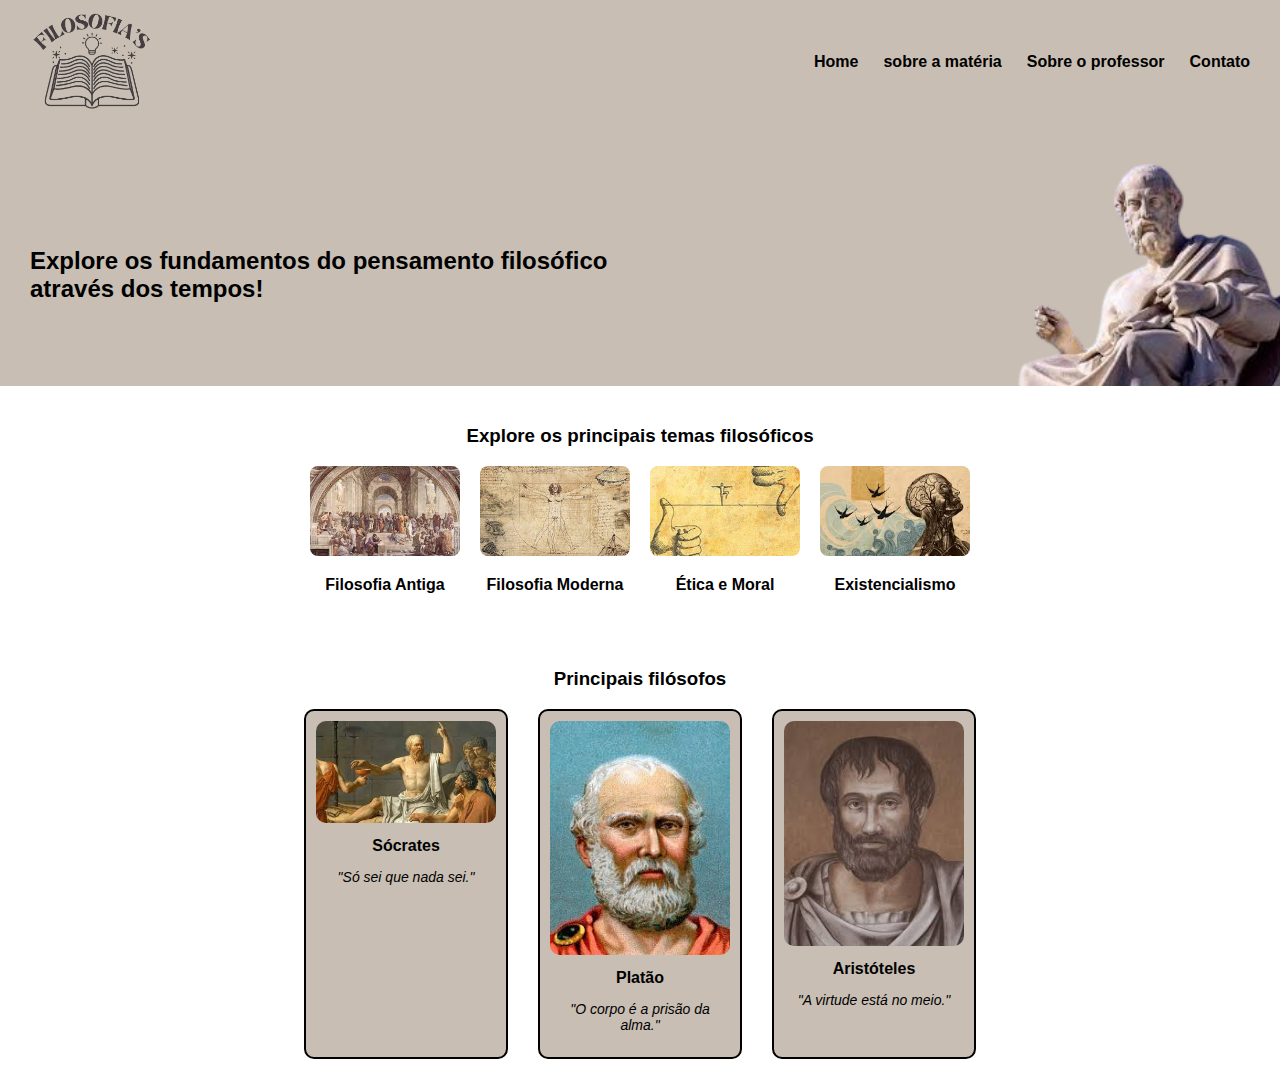
<file: index.html>
<!DOCTYPE html>
<html lang="pt-BR">
<head>
  <meta charset="UTF-8">
  <title>FiloMundi</title>
  <link rel="stylesheet" href="css/style.css">
</head>
<body>
  <header>
    <div class="logo"> 
      <img src="img/logo.png" alt="Logo Filosofias">
    </div>
    <nav>
      <ul>
        <li><a href="index.html">Home</a></li>
        <li><a href="index2.html">sobre a matéria</a></li>
        <li><a href="index4.html">Sobre o professor</a></li>
        <li><a href="index3.html">Contato</a></li>
      </ul>
    </nav>
  </header>

  <section class="apresentacao">
    <h2>Explore os fundamentos do pensamento filosófico <br>através dos tempos!</h2>
    <img src="img/platao.png" alt="Imagem de Platão" class="platao">
  </section>

  <section class="temas">
    <h3>Explore os principais temas filosóficos</h3>
    <div class="cards-temas">
      <div class="card">
        <img src="img/antiga.jpg" alt="Filosofia Antiga">
        <p><strong>Filosofia Antiga</strong></p>
      </div>
      <div class="card">
        <img src="img/moderna.jpg" alt="Filosofia Moderna">
        <p><strong>Filosofia Moderna</strong></p>
      </div>
      <div class="card">
        <img src="img/et.jpg" alt="Ética e Moral">
        <p><strong>Ética e Moral</strong></p>
      </div>
      <div class="card">
        <img src="img/existirr.jpg" alt="Existencialismo">
        <p><strong>Existencialismo</strong></p>
      </div>
    </div>
  </section>

  <section class="filosofos">
    <h3>Principais filósofos</h3>
    <div class="cards-filosofos">
      <div class="filosofo">
        <img src="img/socrates.jpg" alt="Sócrates">
        <h4>Sócrates</h4>
        <p>"Só sei que nada sei."</p>
      </div>
      <div class="filosofo">
        <img src="img/platan.jpg" alt="Platão">
        <h4>Platão</h4>
        <p>"O corpo é a prisão da alma."</p>
      </div>
      <div class="filosofo">
        <img src="img/aristoteles.jpg" alt="Aristóteles">
        <h4>Aristóteles</h4>
        <p>"A virtude está no meio."</p>
      </div>
    </div>
  </section>

</body>
</html>
</file>
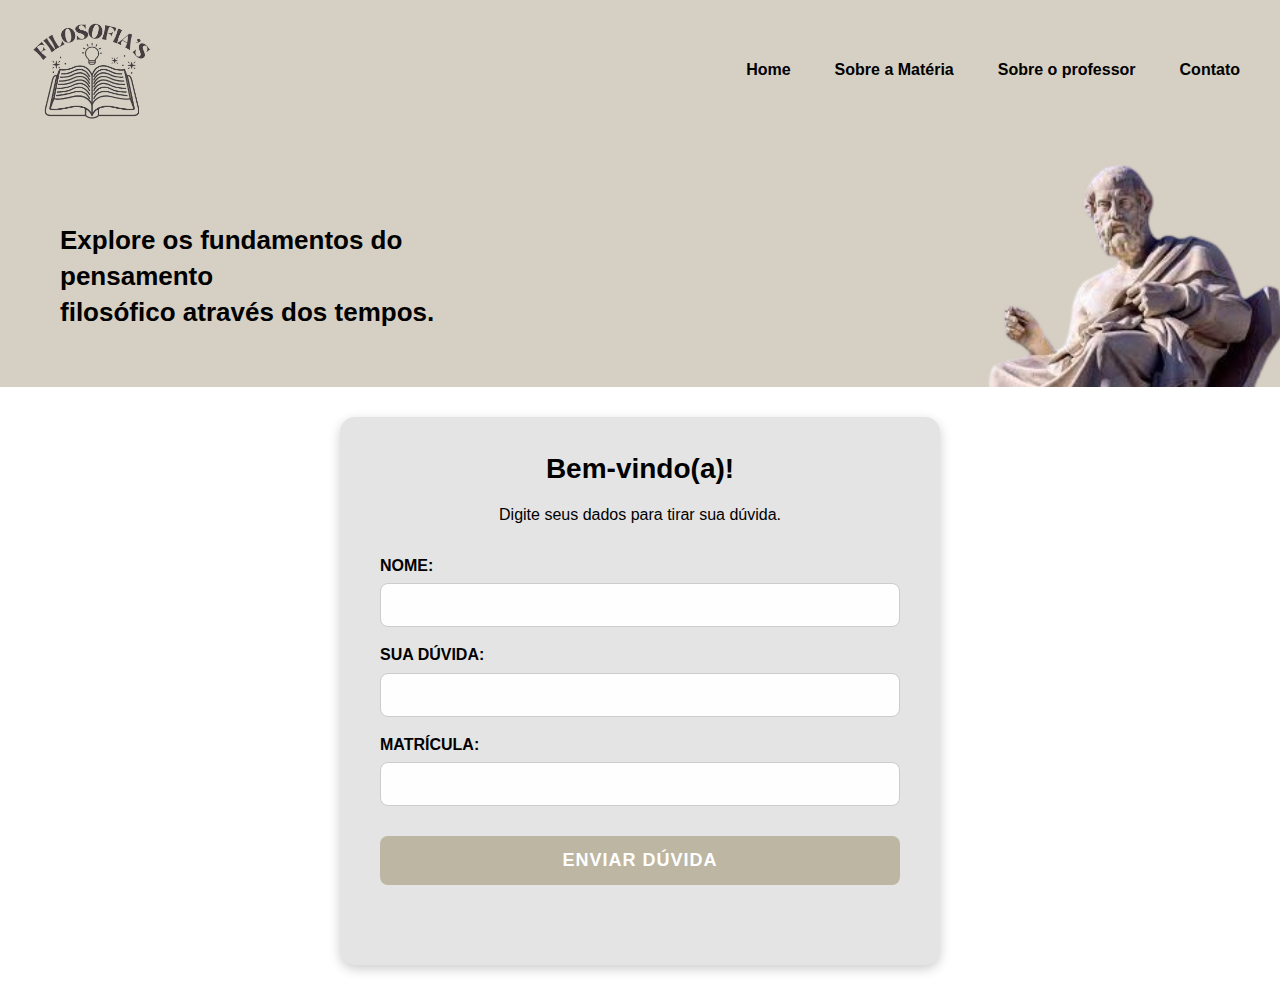
<file: index3.html>
<!DOCTYPE html>
<html lang="pt-BR">
<head>
  <meta charset="UTF-8" />
  <meta name="viewport" content="width=device-width, initial-scale=1.0">
  <title>Contato - FiloMundi</title>
  <link rel="website icon" type="png" href="logo.png">
  <link rel="stylesheet" href="/css/style3.css" />
</head>
<body>

<header>
  <div class="header-top">
    <img src="/img/logo.png" alt="Logo FiloMundi" class="logo">
    <nav>
      <a href="index.html">Home</a>
      <a href="index2.html">Sobre a Matéria</a>
      <a href="index4.html">Sobre o professor</a>
      <a href="index3.html">Contato</a>
    </nav>
  </div>

  <!-- Intro dentro do header -->
  <div class="intro">
    <h1>Explore os fundamentos do pensamento<br>filosófico através dos tempos.</h1>
    <img src="/img/platao.png" alt="Filósofo" class="filosofo">
  </div>
</header>

<section class="login-container">
  <h2>Bem-vindo(a)!</h2>
  <p>Digite seus dados para tirar sua dúvida.</p>

  <form action="#" method="post">
    <label for="login-nome">NOME:</label>
    <input type="text" id="login-nome" name="login-nome"/>

    <label for="login-duvida">SUA DÚVIDA:</label>
    <input type="text" id="login-duvida" name="login-duvida" required />

    <label for="login-matricula">MATRÍCULA:</label>
    <input type="number" id="login-matricula" name="login-matricula" required />
    
    <button type="button" onclick="exibirMensagem(event)" class="btn-enviar">Enviar Dúvida</button>
    <div class="resultado" id="saida"></div>
    <script src="/js/script.js"></script>
  </form>
</section>

</body>
</html>
</file>
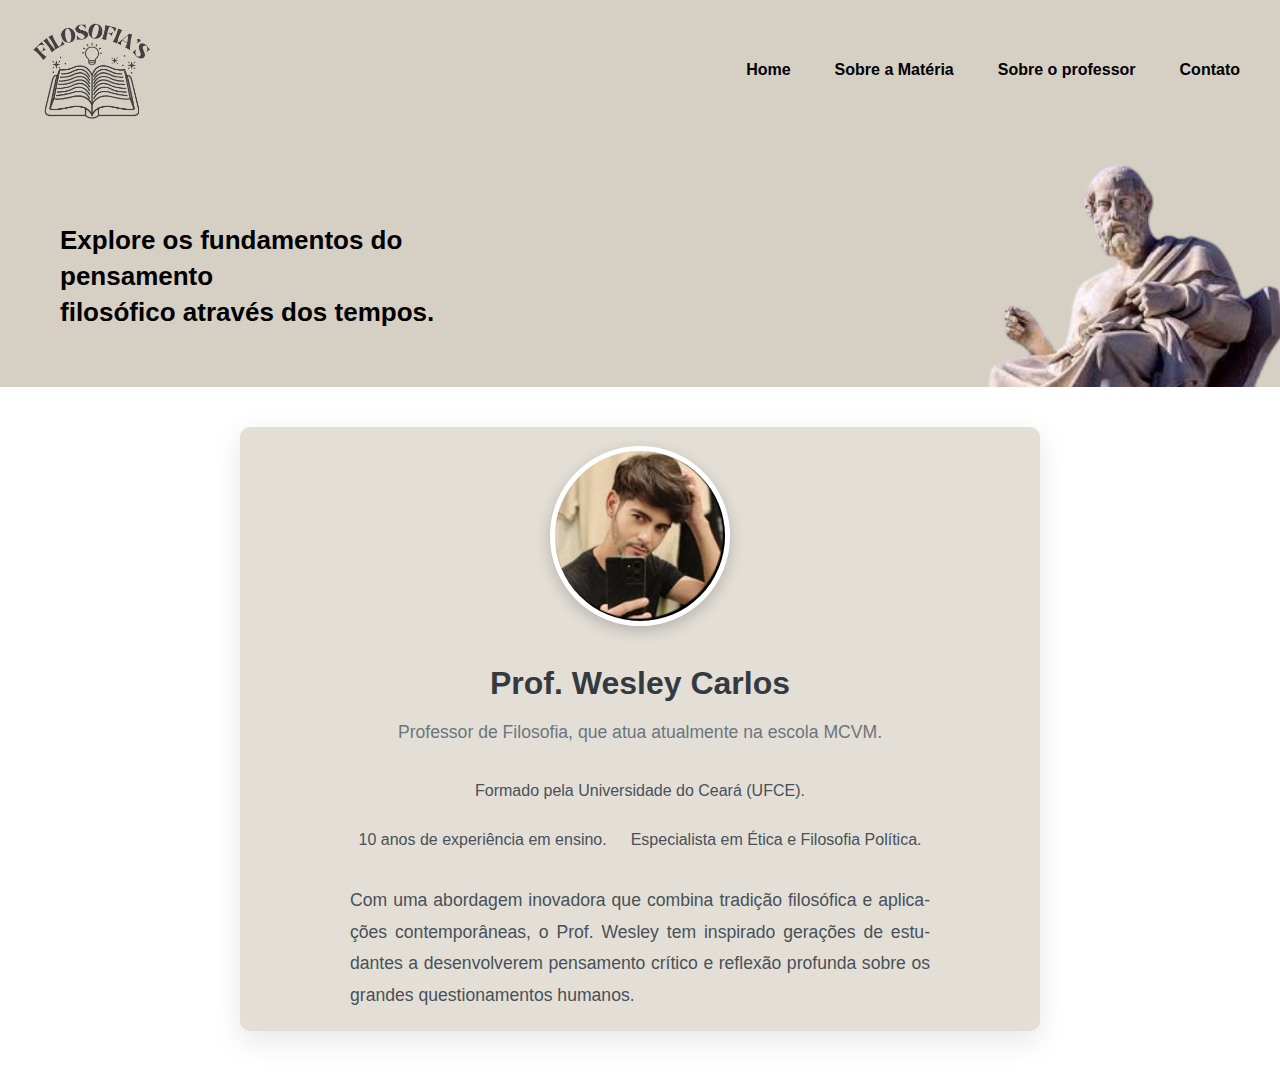
<file: index4.html>
<!DOCTYPE html>
<html lang="pt-br">
<head>
  <meta charset="UTF-8">
  <meta name="viewport" content="width=device-width, initial-scale=1.0">
  <title>Professor | FiloMundi</title>
  <link rel="stylesheet" href="/css/style4.css">
  <link rel="website icon" type="png" href="img/logo.png">
  <link rel="stylesheet" href="https://cdnjs.cloudflare.com/ajax/libs/font-awesome/6.0.0/css/all.min.css">
</head>

<body>
  <!-- CABEÇALHO -->
 <header>
  <div class="header-top">
    <img src="/img/logo.png" alt="Logo FiloMundi" class="logo">
    <nav>
      <a href="index.html">Home</a>
      <a href="index2.html">Sobre a Matéria</a>
      <a href="index4.html">Sobre o professor</a>
      <a href="index3.html">Contato</a>
    </nav>
  </div>

  <!-- Intro dentro do header -->
  <div class="intro">
    <h1>Explore os fundamentos do pensamento<br>filosófico através dos tempos.</h1>
    <img src="/img/platao.png" alt="Filósofo" class="filosofo">
  </div>
</header>
  <!-- CONTEÚDO DO PROFESSOR -->
  <main class="professor-container">
    <div class="professor-card">
      <div class="professor-photo">
        <img src="/img/professor.png" alt="Professor de Filosofia">
      </div>
      <div class="professor-info">
        <h2>Prof. Wesley Carlos</h2>
        <p class="title">Professor de Filosofia, que atua atualmente na escola MCVM.</p>

        <div class="professor-details">
          <div class="detail-item">
            <p>Formado pela Universidade do Ceará (UFCE).</p>
          </div>
          <div class="detail-item">
            <p>10 anos de experiência em ensino.</p>
          </div>
          <div class="detail-item">
            <p>Especialista em Ética e Filosofia Política.</p>
          </div>
        </div>

        <p class="bio">
          Com uma abordagem inovadora que combina tradição filosófica e aplicações contemporâneas, o Prof. Wesley tem inspirado gerações de estudantes a desenvolverem pensamento crítico e reflexão profunda sobre os grandes questionamentos humanos.
        </p>
      </div>
    </div>
  </main>
</body>
</html>
</file>
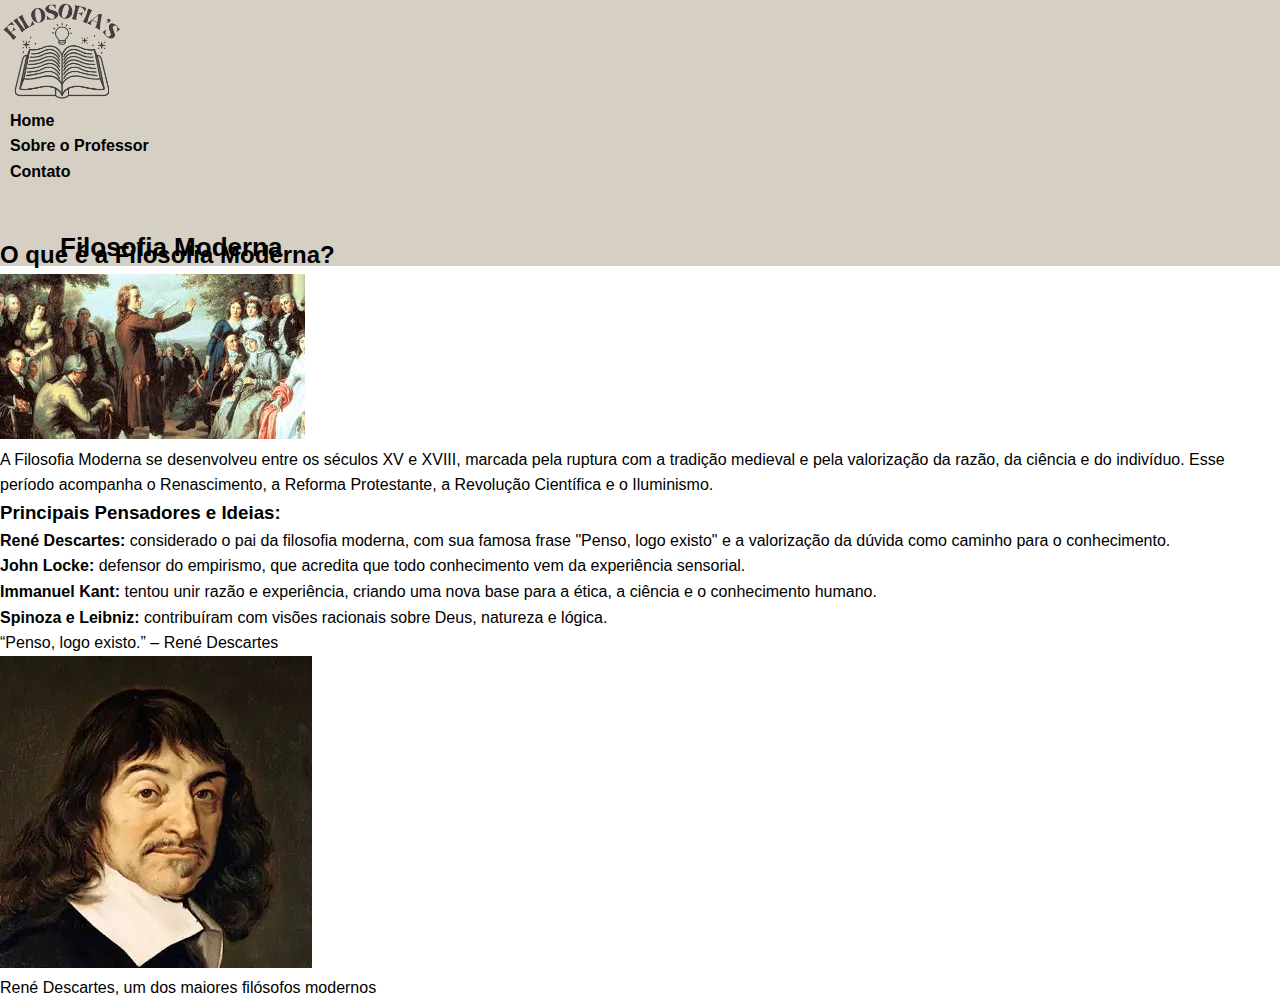
<file: index5.html>
<!DOCTYPE html>
<html lang="pt-BR">
<head>
    <meta charset="UTF-8">
    <meta name="viewport" content="width=device-width, initial-scale=1.0">
    <title>Filosofia Moderna</title>
    <link rel="stylesheet" href="css/style4.css">
</head>
<body>
    <header class="cabecalho">
        <img src="img/logo.png" alt="Logo Filosofia" class="logo">
        <nav>
            <ul class="menu">
                <li><a href="index.html">Home</a></li>
                <li><a href="index2.html">Sobre o Professor</a></li>
                <li><a href="index3.html">Contato</a></li>
            </ul>
        </nav>
    </header>

    <section class="intro">
        <h1>Filosofia Moderna</h1>
    </section>

    <main class="conteudo">
        <div class="card">
            <h2>O que é a Filosofia Moderna?</h2>
            <img src="img/modernar.jpg" alt="Imagem de Descartes" class="imagem-destaque">

            <p>
                A Filosofia Moderna se desenvolveu entre os séculos XV e XVIII, marcada pela ruptura com a tradição medieval e pela valorização da razão, da ciência e do indivíduo.
                Esse período acompanha o Renascimento, a Reforma Protestante, a Revolução Científica e o Iluminismo.
            </p>

            <h3>Principais Pensadores e Ideias:</h3>
            <ul>
                <li><strong>René Descartes:</strong> considerado o pai da filosofia moderna, com sua famosa frase "Penso, logo existo" e a valorização da dúvida como caminho para o conhecimento.</li>
                <li><strong>John Locke:</strong> defensor do empirismo, que acredita que todo conhecimento vem da experiência sensorial.</li>
                <li><strong>Immanuel Kant:</strong> tentou unir razão e experiência, criando uma nova base para a ética, a ciência e o conhecimento humano.</li>
                <li><strong>Spinoza e Leibniz:</strong> contribuíram com visões racionais sobre Deus, natureza e lógica.</li>
            </ul>

            <blockquote>“Penso, logo existo.” – René Descartes</blockquote>

            <img src="img/descartes.jpg" alt="René Descartes" class="imagem-filosofo">
            <figcaption class="legenda">René Descartes, um dos maiores filósofos modernos</figcaption>
        </div>
    </main>
</body>
</html>
</file>
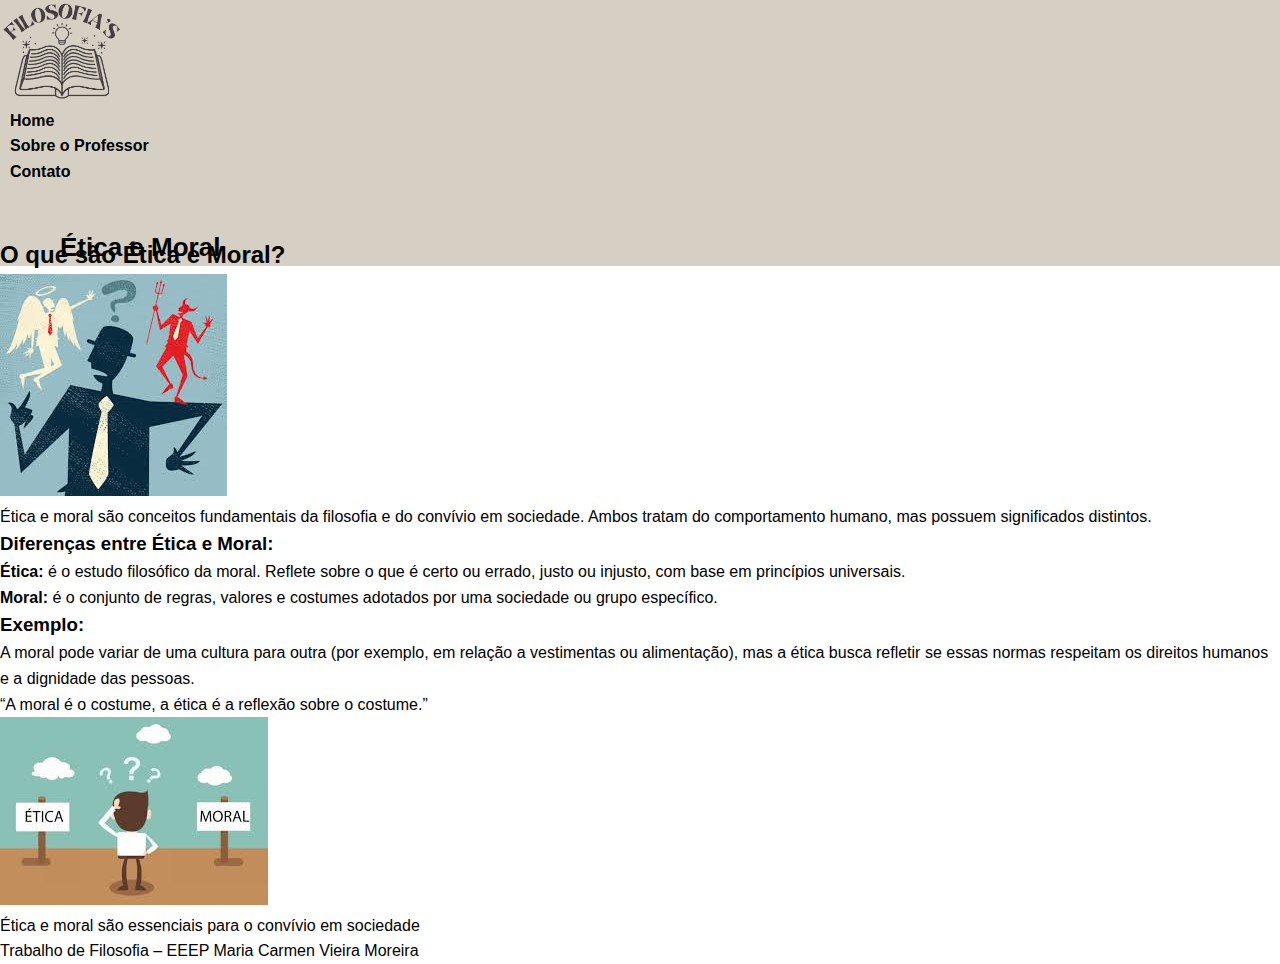
<file: index6.html>
<!DOCTYPE html>
<html lang="pt-BR">
<head>
    <meta charset="UTF-8">
    <meta name="viewport" content="width=device-width, initial-scale=1.0">
    <title>Ética e Moral</title>
    <link rel="stylesheet" href="css/style4.css">
</head>
<body>
    <header class="cabecalho">
        <img src="img/logo.png" alt="Logo Filosofia" class="logo">
        <nav>
            <ul class="menu">
                <li><a href="index.html">Home</a></li>
                <li><a href="index2.html">Sobre o Professor</a></li>
                <li><a href="index3.html">Contato</a></li>
            </ul>
        </nav>
    </header>

    <section class="intro">
        <h1>Ética e Moral</h1>
    </section>

    <main class="conteudo">
        <div class="card">
            <h2>O que são Ética e Moral?</h2>
            <img src="img/moral.jpg" alt="Imagem representando ética" class="imagem-destaque">

            <p>
                Ética e moral são conceitos fundamentais da filosofia e do convívio em sociedade. Ambos tratam do comportamento humano, mas possuem significados distintos.
            </p>

            <h3>Diferenças entre Ética e Moral:</h3>
            <ul>
                <li><strong>Ética:</strong> é o estudo filosófico da moral. Reflete sobre o que é certo ou errado, justo ou injusto, com base em princípios universais.</li>
                <li><strong>Moral:</strong> é o conjunto de regras, valores e costumes adotados por uma sociedade ou grupo específico.</li>
            </ul>

            <h3>Exemplo:</h3>
            <p>
                A moral pode variar de uma cultura para outra (por exemplo, em relação a vestimentas ou alimentação), mas a ética busca refletir se essas normas respeitam os direitos humanos e a dignidade das pessoas.
            </p>

            <blockquote>“A moral é o costume, a ética é a reflexão sobre o costume.”</blockquote>

            <img src="img/etica.jpg" alt="Conceito Ética e Moral" class="imagem-filosofo">
            <figcaption class="legenda">Ética e moral são essenciais para o convívio em sociedade</figcaption>
        </div>
    </main>

    <footer class="rodape">
        <p>Trabalho de Filosofia – EEEP Maria Carmen Vieira Moreira</p>
    </footer>
</body>
</html>
</file>
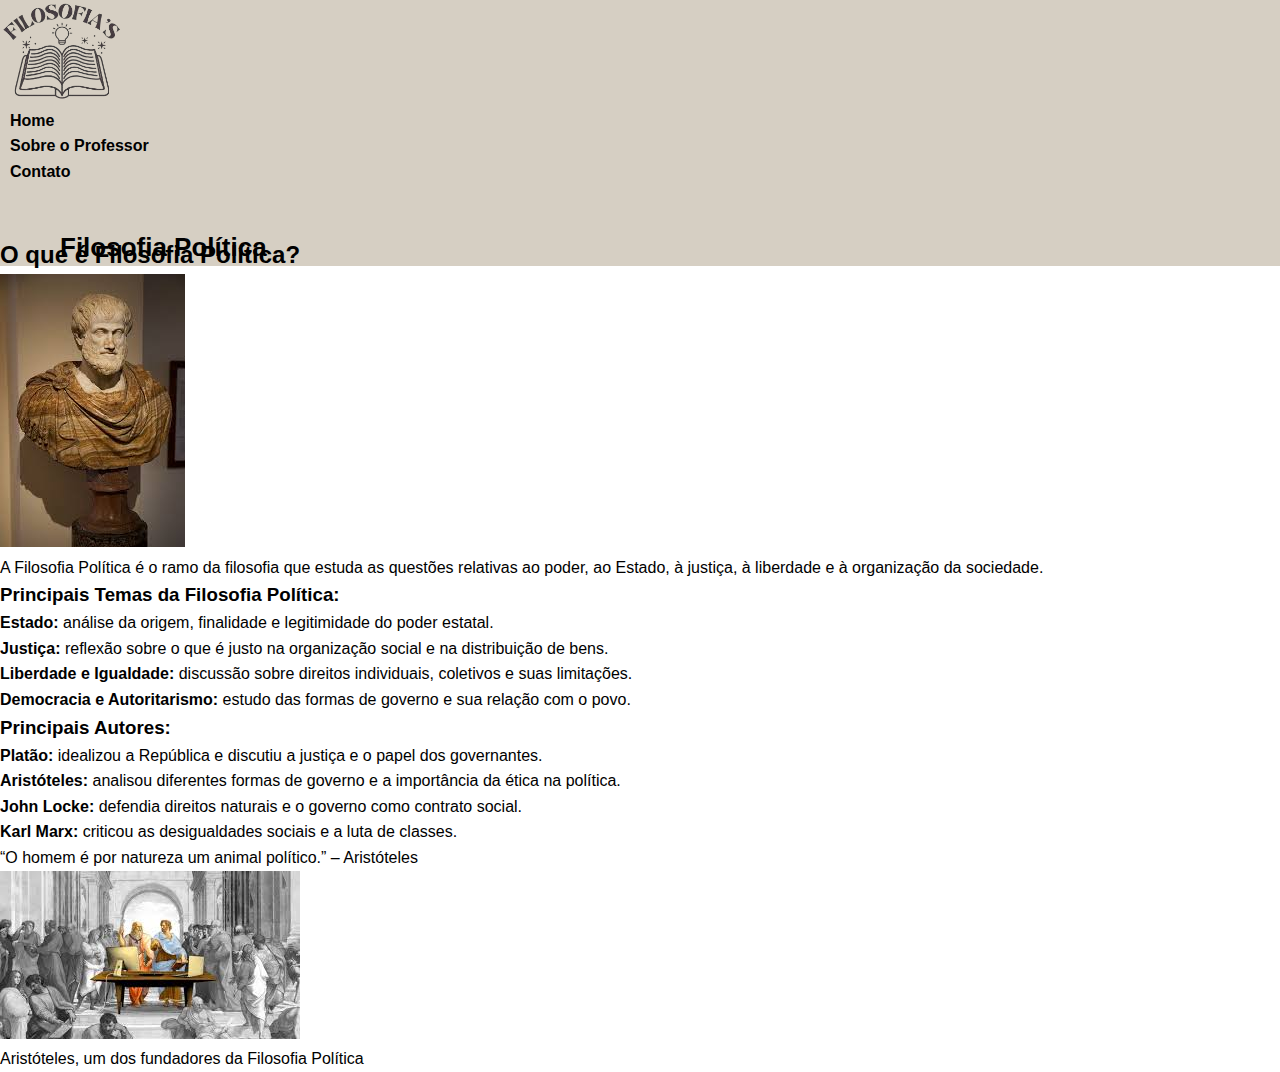
<file: index7.html>
<!DOCTYPE html>
<html lang="pt-BR">
<head>
    <meta charset="UTF-8">
    <meta name="viewport" content="width=device-width, initial-scale=1.0">
    <title>Filosofia Política</title>
    <link rel="stylesheet" href="css/style4.css">
</head>
<body>
    <header class="cabecalho">
        <img src="img/logo.png" alt="Logo Filosofia" class="logo">
        <nav>
            <ul class="menu">
                <li><a href="index.html">Home</a></li>
                <li><a href="index2.html">Sobre o Professor</a></li>
                <li><a href="index3.html">Contato</a></li>
            </ul>
        </nav>
    </header>

    <section class="intro">
        <h1>Filosofia Política</h1>
    </section>

    <main class="conteudo">
        <div class="card">
            <h2>O que é Filosofia Política?</h2>
            <img src="img/arist.jpg" alt="Aristóteles" class="imagem-destaque">

            <p>
                A Filosofia Política é o ramo da filosofia que estuda as questões relativas ao poder, ao Estado, à justiça, à liberdade e à organização da sociedade.
            </p>

            <h3>Principais Temas da Filosofia Política:</h3>
            <ul>
                <li><strong>Estado:</strong> análise da origem, finalidade e legitimidade do poder estatal.</li>
                <li><strong>Justiça:</strong> reflexão sobre o que é justo na organização social e na distribuição de bens.</li>
                <li><strong>Liberdade e Igualdade:</strong> discussão sobre direitos individuais, coletivos e suas limitações.</li>
                <li><strong>Democracia e Autoritarismo:</strong> estudo das formas de governo e sua relação com o povo.</li>
            </ul>

            <h3>Principais Autores:</h3>
            <ul>
                <li><strong>Platão:</strong> idealizou a República e discutiu a justiça e o papel dos governantes.</li>
                <li><strong>Aristóteles:</strong> analisou diferentes formas de governo e a importância da ética na política.</li>
                <li><strong>John Locke:</strong> defendia direitos naturais e o governo como contrato social.</li>
                <li><strong>Karl Marx:</strong> criticou as desigualdades sociais e a luta de classes.</li>
            </ul>

            <blockquote>“O homem é por natureza um animal político.” – Aristóteles</blockquote>

            <img src="img/ari.jpg" alt="Aristóteles" class="imagem-filosofo">
            <figcaption class="legenda">Aristóteles, um dos fundadores da Filosofia Política</figcaption>
        </div>
    </main>
</body>
</html>
</file>
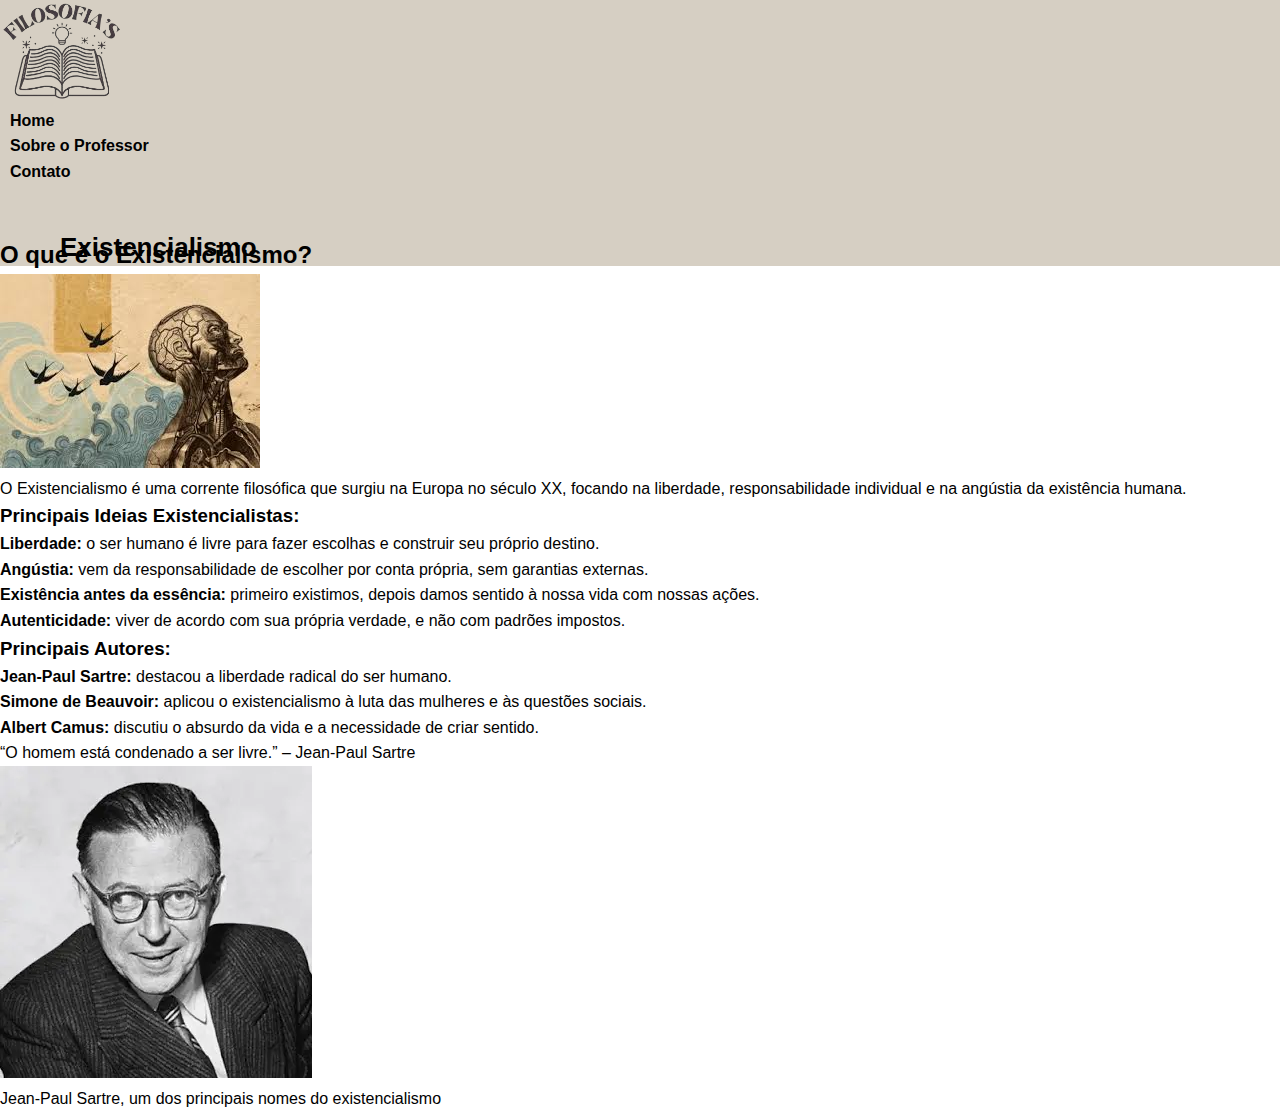
<file: index8.html>
<!DOCTYPE html>
<html lang="pt-BR">
<head>
    <meta charset="UTF-8">
    <meta name="viewport" content="width=device-width, initial-scale=1.0">
    <title>Existencialismo</title>
    <link rel="stylesheet" href="css/style4.css">
</head>
<body>
    <header class="cabecalho">
        <img src="img/logo.png" alt="Logo Filosofia" class="logo">
        <nav>
            <ul class="menu">
                <li><a href="index.html">Home</a></li>
                <li><a href="index2.html">Sobre o Professor</a></li>
                <li><a href="index3.html">Contato</a></li>
            </ul>
        </nav>
    </header>

    <section class="intro">
        <h1>Existencialismo</h1>
    </section>

    <main class="conteudo">
        <div class="card">
            <h2>O que é o Existencialismo?</h2>
            <img src="img/existirr.jpg" alt="Jean-Paul Sartre" class="imagem-destaque">

            <p>
                O Existencialismo é uma corrente filosófica que surgiu na Europa no século XX, focando na liberdade, responsabilidade individual e na angústia da existência humana.
            </p>

            <h3>Principais Ideias Existencialistas:</h3>
            <ul>
                <li><strong>Liberdade:</strong> o ser humano é livre para fazer escolhas e construir seu próprio destino.</li>
                <li><strong>Angústia:</strong> vem da responsabilidade de escolher por conta própria, sem garantias externas.</li>
                <li><strong>Existência antes da essência:</strong> primeiro existimos, depois damos sentido à nossa vida com nossas ações.</li>
                <li><strong>Autenticidade:</strong> viver de acordo com sua própria verdade, e não com padrões impostos.</li>
            </ul>

            <h3>Principais Autores:</h3>
            <ul>
                <li><strong>Jean-Paul Sartre:</strong> destacou a liberdade radical do ser humano.</li>
                <li><strong>Simone de Beauvoir:</strong> aplicou o existencialismo à luta das mulheres e às questões sociais.</li>
                <li><strong>Albert Camus:</strong> discutiu o absurdo da vida e a necessidade de criar sentido.</li>
            </ul>

            <blockquote>“O homem está condenado a ser livre.” – Jean-Paul Sartre</blockquote>

            <img src="img/sarte.jpg" alt="Jean-Paul Sartre" class="imagem-filosofo">
            <figcaption class="legenda">Jean-Paul Sartre, um dos principais nomes do existencialismo</figcaption>
        </div>
    </main>

</body>
</html>
</file>
<file: css/style.css>
body {
  margin: 0;
  font-family: Arial, sans-serif;
  background-color: #fff;
}

header {
  background-color: #c8beb3;
  display: flex;
  justify-content: space-between;
  align-items: center;
  padding: 10px 30px;
}

.logo img {
  height: 100px;
  width: auto;
}

nav ul {
  list-style: none;
  display: flex;
  gap: 25px;
  padding: 0;
  margin: 0;
}

nav a {
  text-decoration: none;
  color: #000;
  font-weight: bold;
  transition: color 0.3s;
}

nav a:hover {
  color: #694f3b;
}

.apresentacao {
  background-color: #c8beb3;
  display: flex;
  justify-content: space-between;
  align-items: center;
  padding: 40px 30px 0px;
  position: relative;
}

.apresentacao h2 {
  font-size: 24px;
  max-width: 50%;
}

.apresentacao .platao {
  max-width: 300px;
  width: 100%;
  height: auto;
  border-radius: 10px;
  object-fit: cover;
  align-self: flex-end;
  margin-left: auto;
  margin-right: -60px;
}

.temas {
  text-align: center;
  padding: 20px;
}

.cards-temas {
  display: flex;
  justify-content: center;
  gap: 20px;
  margin-top: 10px;
  flex-wrap: wrap;
}

.card {
  width: 150px;
  text-align: center;
}

.card img {
  width: 100%;
  height: 90px;
  object-fit: cover;
  border-radius: 8px;
}

.filosofos {
  text-align: center;
  padding: 20px;
}

.cards-filosofos {
  display: flex;
  justify-content: center;
  gap: 30px;
  margin-top: 15px;
  flex-wrap: wrap;
}

.filosofo {
  background-color: #c8beb3;
  width: 180px;
  padding: 10px;
  border-radius: 10px;
  border: 2px solid black;
}

.filosofo img {
  max-width: 300px;
  width: 100%;
  height: auto;
  border-radius: 10px;
  object-fit: cover;
  align-self: flex-end;
  margin-left: auto;
  margin-right:0px; 
}

.filosofo h4 {
  margin: 10px 0 5px;
}

.filosofo p {
  font-size: 14px;
  font-style: italic;
}
</file>
<file: css/style4.css>
:root {
  --cool-gray-1: #f8f9fa;
  --cool-gray-2: #e9ecef;
  --cool-gray-3: #dee2e6;
  --cool-gray-4: #ced4da;
  --cool-gray-5: #adb5bd;
  --cool-gray-6: #6c757d;
  --cool-gray-7: #495057;
  --cool-gray-8: #343a40;
  --cool-gray-9: #212529;

  --bege-topo: #d6cfc3;
  --bege-card: #e3dfd7;
}

* {
  margin: 0;
  padding: 0;
  box-sizing: border-box;
}

body {
  font-family: Arial, sans-serif;
  line-height: 1.6;
  background: #ffffff;
  color: #000;
}

/* ---------------------------- */
/*           CABEÇALHO          */
/* ---------------------------- */
header {
  background-color: #d6cfc3;
  padding-bottom: 20px;
}

.header-top {
  display: flex;
  justify-content: space-between;
  align-items: center;
  padding: 20px 30px;
}

.logo {
  height: 100px;
  width: auto;
}

/* Barra de navegação */
nav {
  display: flex;
  gap: 1.5rem;
}

nav a {
  text-decoration: none;
  color: #000;
  font-weight: bold;
  padding: 6px 10px;
  border-radius: 6px;
  transition: color 0.3s ease;
}

nav a:hover {
  color: #a47551; /* marrom claro suave no texto */
}

/* ---------------------------- */
/*     INTRO – TEXTO & IMAGEM   */
/* ---------------------------- */
.intro {
  display: flex;
  justify-content: space-between;
  align-items: center;
  background-color: #d6cfc3;
  padding: 25px 60px 0px; /* padding-bottom zero para reduzir altura inferior */
  margin-bottom: -30px; /* puxa o conteúdo seguinte para cima, deixando área bege menor */
  gap: 40px;
}

.intro h1 {
  font-size: 26px;
  max-width: 500px;
  line-height: 1.4;
  text-align: left;
}

.filosofo {
  max-width: 300px;
  width: 100%;
  height: auto;
  border-radius: 10px;
  object-fit: cover;
  align-self: flex-end;
  margin-left: auto;
  margin-right: -60px; /* imagem ainda mais no canto direito */
}

/* CONTEÚDO DO PROFESSOR */
.professor-container {
  max-width: 1200px;
  margin: 3rem auto;
  padding: 0 2rem;
}

.professor-card {
  background: var(--bege-card); /* fundo bege claro */
  border-radius: 10px;
  box-shadow: 0 10px 30px rgba(0, 0, 0, 0.1);
  overflow: hidden;
  display: flex;
  flex-direction: column;
  align-items: center;
  padding: 1.2rem 1rem; /* padding compacto */
  position: relative;
  margin-top: 50px; /* espaço do topo */
  max-width: 800px; /* mais largo */
  min-height: 460px; /* mais quadrado */
  width: 100%;
  margin-left: auto;
  margin-right: auto;
}

.professor-photo {
  width: 180px;
  height: 180px;
  border-radius: 50%;
  overflow: hidden;
  border: 5px solid white;
  box-shadow: 0 5px 15px rgba(0, 0, 0, 0.2);
  margin-bottom: 2rem;
}

.professor-photo img {
  width: 100%;
  height: 100%;
  object-fit: cover;
}

.professor-info {
  text-align: center;
  max-width: 600px;
}

.professor-info h2 {
  font-size: 2rem;
  color: var(--cool-gray-8);
  margin-bottom: 0.5rem;
}

.title {
  color: var(--cool-gray-6);
  font-size: 1.1rem;
  margin-bottom: 2rem;
  font-weight: 500;
}

.professor-details {
  display: flex;
  justify-content: center;
  flex-wrap: wrap;
  gap: 1.5rem;
  margin: 2rem 0;
}

.detail-item {
  font-size: 1rem;
  color: var(--cool-gray-7);
}

.bio {
  color: var(--cool-gray-7);
  line-height: 1.8;
  font-size: 1.1rem;
  text-align: justify;
  hyphens: auto;
  padding: 0 10px;
}

/* RESPONSIVO */
@media (max-width: 768px) {
  .intro {
    flex-direction: column;
    text-align: center;
  }

  .intro .imagem img {
    margin-top: 20px;
  }

  .professor-details {
    flex-direction: column;
    gap: 1rem;
  }

  .professor-info h2 {
    font-size: 1.5rem;
  }

  .professor-card {
    max-width: 95%;
    min-height: auto;
    padding: 1.5rem;
    border: 2px solid #3f3f3f;
  }
}
</file>
<file: css/style3.css>
/* RESET BÁSICO */
* {
  margin: 0;
  padding: 0;
  box-sizing: border-box;
}

body {
  font-family: Arial, sans-serif;
  line-height: 1.6;
  background: #ffffff;
  color: #000;
}

/* ---------------------------- */
/*           CABEÇALHO          */
/* ---------------------------- */
header {
  background-color: #d6cfc3;
  padding-bottom: 20px;
}

.header-top {
  display: flex;
  justify-content: space-between;
  align-items: center;
  padding: 20px 30px;
}

.logo {
  height: 100px;
  width: auto;
}

/* Barra de navegação */
nav {
  display: flex;
  gap: 1.5rem;
}

nav a {
  text-decoration: none;
  color: #000;
  font-weight: bold;
  padding: 6px 10px;
  border-radius: 6px;
  transition: color 0.3s ease;
}

nav a:hover {
  color: #a47551; /* marrom claro suave no texto */
}

/* ---------------------------- */
/*     INTRO – TEXTO & IMAGEM   */
/* ---------------------------- */
.intro {
  display: flex;
  justify-content: space-between;
  align-items: center;
  background-color: #d6cfc3;
  padding: 25px 60px 0px; /* padding-bottom zero para reduzir altura inferior */
  margin-bottom: -30px; /* puxa o conteúdo seguinte para cima, deixando área bege menor */
  gap: 40px;
}

.intro h1 {
  font-size: 26px;
  max-width: 500px;
  line-height: 1.4;
  text-align: left;
}

.filosofo {
  max-width: 300px;
  width: 100%;
  height: auto;
  border-radius: 10px;
  object-fit: cover;
  align-self: flex-end;
  margin-left: auto;
  margin-right: -60px; /* imagem ainda mais no canto direito */
}

/* ---------------------------- */
/*          FORMULÁRIO          */
/* ---------------------------- */
.login-container {
  background-color: #e4e4e4;
  max-width: 600px;
  margin: 40px auto;
  padding: 30px 40px;
  border-radius: 15px;
  box-shadow: 0 4px 12px rgba(0, 0, 0, 0.2);
}

.login-container h2 {
  text-align: center;
  font-size: 28px;
  margin-bottom: 10px;
}

.login-container p {
  text-align: center;
  font-size: 16px;
  margin-bottom: 25px;
}

label {
  display: block;
  margin-top: 15px;
  font-weight: bold;
  font-size: 16px;
}

input[type="text"],
input[type="email"],
input[type="number"] {
  width: 100%;
  padding: 12px;
  margin-top: 5px;
  border-radius: 8px;
  border: 1px solid #ccc;
  background-color: #fefefe;
  font-size: 16px;
}

.btn-enviar {
  width: 100%;
  padding: 14px;
  margin-top: 30px;
  background: rgb(189, 182, 162);
  border: none;
  color: #fff;
  font-size: 18px;
  border-radius: 8px;
  cursor: pointer;
  font-weight: bold;
  text-transform: uppercase;
  letter-spacing: 1px;
  transition: background 0.3s ease, transform 0.3s ease, box-shadow 0.3s ease;
}

.btn-enviar:hover {
  background: linear-gradient(to right, #4e4e4e, #656466);
  color: #000;
  transform: translateY(-2px);
  box-shadow: 0 4px 12px rgba(0, 0, 0, 0.2);
}

.resultado {
  margin-top: 20px;
  padding: 15px;
  border-radius: 8px;
  background-color: #e4e4e4;
  color: #000;
  text-align: center;
  font-weight: bold;
}
@media (max-width: 768px) {
  .header-top {
    flex-direction: column;
    text-align: center;
    gap: 1rem;
  }

  nav {
    justify-content: center;
    flex-wrap: wrap;
  }

  .intro {
    flex-direction: column;
    text-align: center;
    padding: 20px 20px 0px;
    margin-bottom: -20px; /* reduz também no mobile */
  }

  .intro h1 {
    font-size: 20px;
    text-align: center;
  }

  .filosofo {
    max-width: 80%;
    margin-top: 20px;
    margin-right: 0;
  }

  .login-container {
    margin: 20px;
    padding: 20px;
  }
}
</file>
